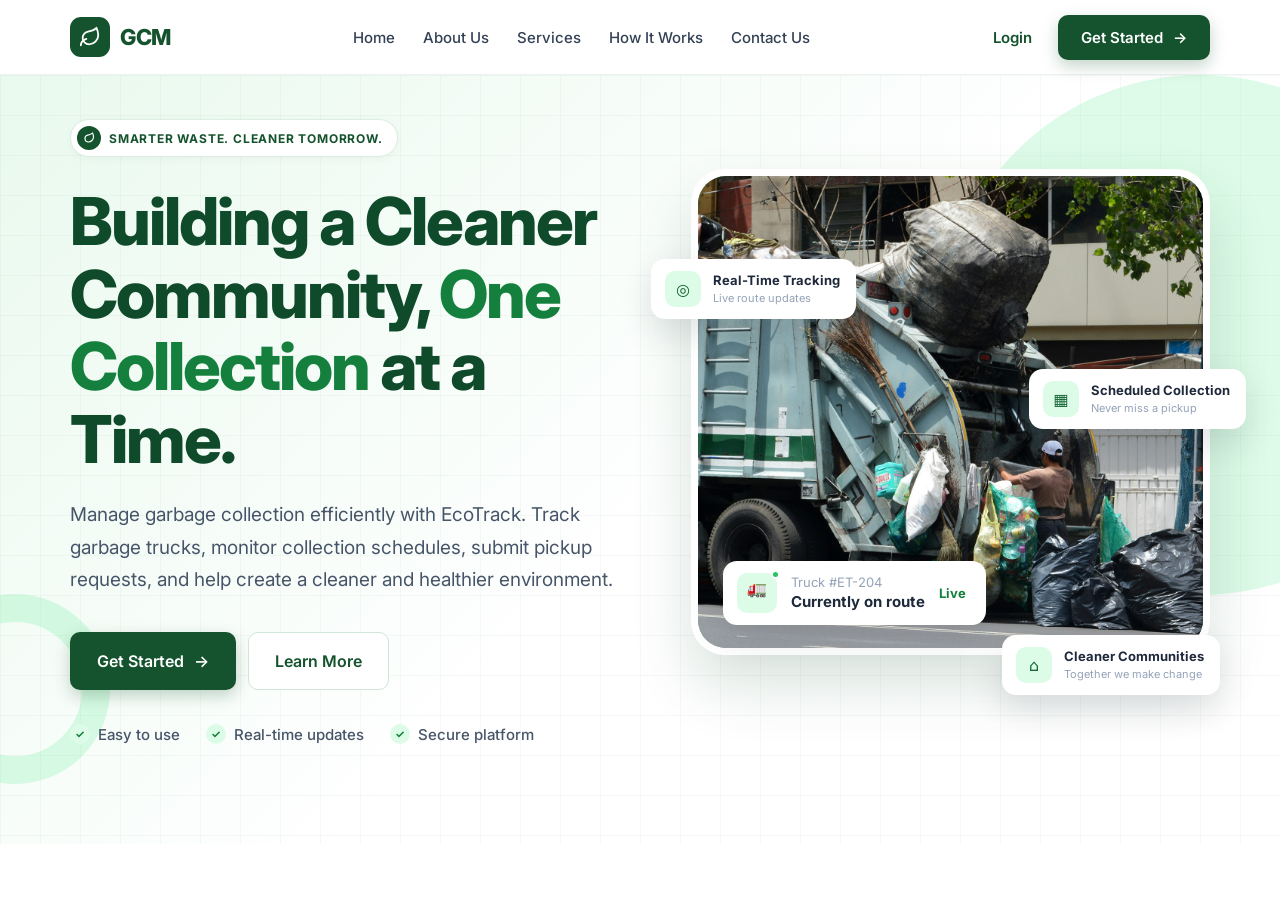
<file: design/index.html>
<!DOCTYPE html>
<html lang="en">
<head>
  <meta charset="UTF-8">
  <meta name="viewport" content="width=device-width, initial-scale=1">
  <title>GCM – Building a Cleaner Community</title>
  <link rel="preconnect" href="https://fonts.googleapis.com">
  <link href="https://fonts.googleapis.com/css2?family=Inter:wght@400;500;600;700;800&display=swap" rel="stylesheet">
  <link rel="stylesheet" href="style.css">
</head>
<body>

  <header class="navbar">
    <div class="container nav-inner">
      <a href="#home" class="brand">
        <span class="brand-icon">
          <svg viewBox="0 0 24 24" width="22" height="22" fill="none" stroke="currentColor" stroke-width="2" stroke-linecap="round" stroke-linejoin="round"><path d="M11 20A7 7 0 0 1 9.8 6.1C15.5 5 17 4.5 19 2c1 2 2 4.2 2 8 0 5.5-4.8 10-10 10Z"/><path d="M2 21c0-3 1.9-5.5 6-7"/></svg>
        </span>
        <span class="brand-name">GCM</span>
      </a>

      <nav class="nav-links">
        <a href="#home">Home</a>
        <a href="#about">About Us</a>
        <a href="#services">Services</a>
        <a href="#how-it-works">How It Works</a>
        <a href="#contact">Contact Us</a>
      </nav>

      <div class="nav-actions">
        <a href="login.html" class="login-link">Login</a>
        <a href="#" class="btn btn-primary">Get Started <span class="arrow">→</span></a>
      </div>
    </div>
  </header>

  <main>
    <section id="home" class="hero">
      <div class="hero-circle hero-circle-right"></div>
      <div class="hero-circle hero-circle-left"></div>

      <div class="container hero-grid">
        <div class="hero-copy">
          <span class="pill">
            <span class="pill-icon">
              <svg viewBox="0 0 24 24" width="12" height="12" fill="none" stroke="currentColor" stroke-width="2.4" stroke-linecap="round" stroke-linejoin="round"><path d="M11 20A7 7 0 0 1 9.8 6.1C15.5 5 17 4.5 19 2c1 2 2 4.2 2 8 0 5.5-4.8 10-10 10Z"/></svg>
            </span>
            Smarter Waste. Cleaner Tomorrow.
          </span>

          <h1>Building a Cleaner Community, <span class="accent">One Collection</span> at a Time.</h1>

          <p class="lead">
            Manage garbage collection efficiently with EcoTrack. Track garbage trucks,
            monitor collection schedules, submit pickup requests, and help create a
            cleaner and healthier environment.
          </p>

          <div class="cta-row">
            <a href="#" class="btn btn-primary btn-lg">Get Started <span class="arrow">→</span></a>
            <a href="#about" class="btn btn-outline btn-lg">Learn More</a>
          </div>

          <ul class="checks">
            <li><span class="check">✓</span> Easy to use</li>
            <li><span class="check">✓</span> Real-time updates</li>
            <li><span class="check">✓</span> Secure platform</li>
          </ul>
        </div>

        <div class="hero-visual">
          <div class="photo-frame">
            <img src="images/ui.jpg"
                 onerror="this.onerror=null;this.src='https://images.unsplash.com/photo-1608476524605-2ad765c3bd78?auto=format&fit=crop&w=1200&q=80';"
                 alt="Garbage truck on collection route">
          </div>

          <div class="float-card fc-tracking">
            <span class="fc-icon">◎</span>
            <div><strong>Real-Time Tracking</strong><small>Live route updates</small></div>
          </div>

          <div class="float-card fc-schedule">
            <span class="fc-icon">▦</span>
            <div><strong>Scheduled Collection</strong><small>Never miss a pickup</small></div>
          </div>

          <div class="float-card fc-communities">
            <span class="fc-icon">⌂</span>
            <div><strong>Cleaner Communities</strong><small>Together we make change</small></div>
          </div>

          <div class="truck-status">
            <span class="fc-icon truck-icon">
              🚛<i class="live-dot"></i>
            </span>
            <div class="ts-text"><small>Truck #ET-204</small><strong>Currently on route</strong></div>
            <span class="ts-live">Live</span>
          </div>
        </div>
      </div>
    </section>
  </main>

</body>
</html>
</file>
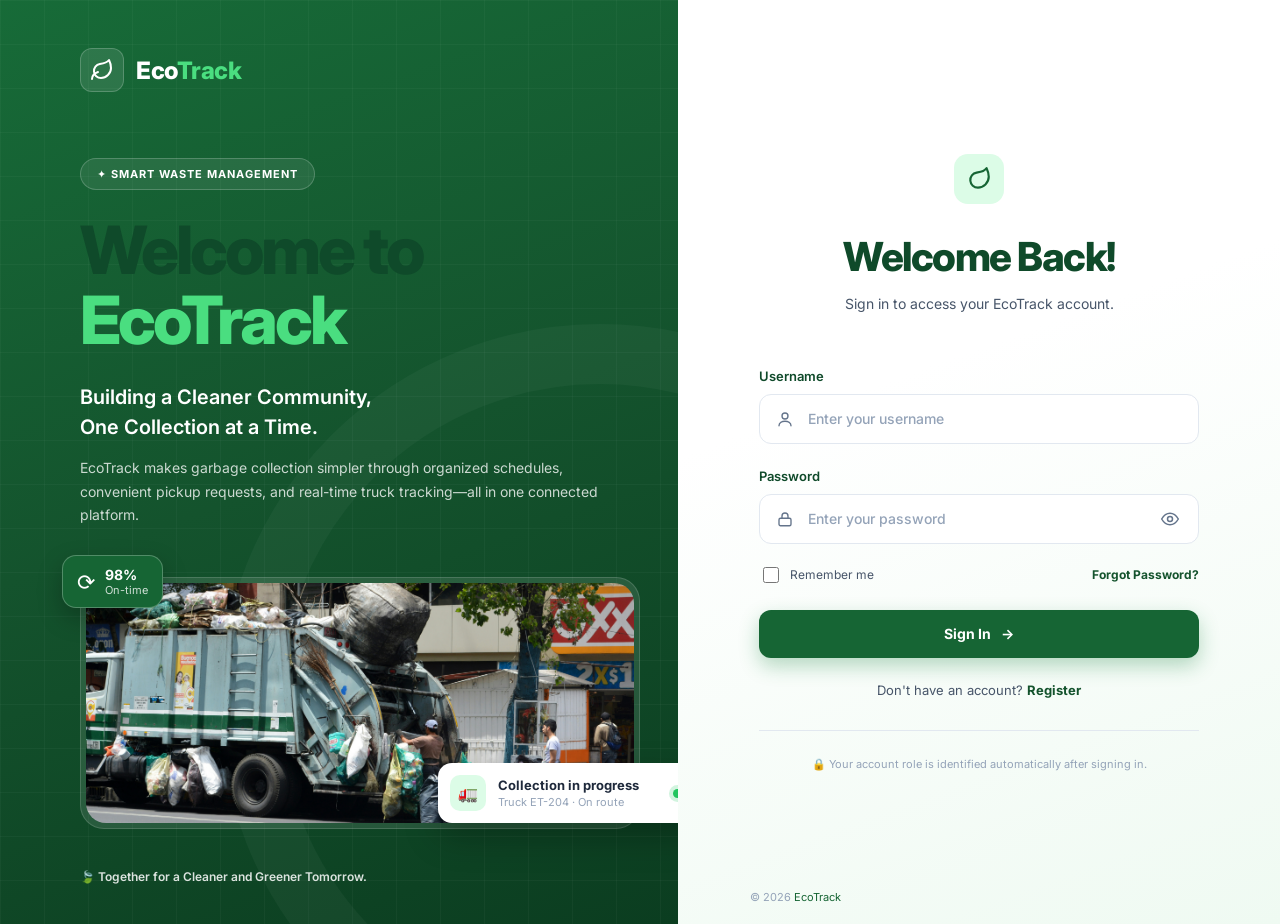
<file: design/login.html>
<!DOCTYPE html>
<html lang="en">
<head>
  <meta charset="UTF-8">
  <meta name="viewport" content="width=device-width, initial-scale=1">
  <title>EcoTrack – Login</title>
  <link rel="preconnect" href="https://fonts.googleapis.com">
  <link href="https://fonts.googleapis.com/css2?family=Inter:wght@400;500;600;700;800&display=swap" rel="stylesheet">
  <link rel="stylesheet" href="style.css">
</head>
<body>
  <div class="split">

    <!-- ========== Left: brand panel ========== -->
    <aside class="brand-panel">
      <div class="brand-top">
        <span class="logo-box">
          <svg viewBox="0 0 24 24" width="24" height="24" fill="none" stroke="currentColor" stroke-width="2" stroke-linecap="round" stroke-linejoin="round"><path d="M11 20A7 7 0 0 1 9.8 6.1C15.5 5 17 4.5 19 2c1 2 2 4.2 2 8 0 5.5-4.8 10-10 10Z"/><path d="M2 21c0-3 1.9-5.5 6-7"/></svg>
        </span>
        <span class="logo-text">Eco<span>Track</span></span>
      </div>

      <div class="brand-body">
        <span class="tag">✦ Smart Waste Management</span>

        <h1>Welcome to <span>EcoTrack</span></h1>
        <h2>Building a Cleaner Community,<br>One Collection at a Time.</h2>
        <p>
          EcoTrack makes garbage collection simpler through organized schedules,
          convenient pickup requests, and real-time truck tracking—all in one
          connected platform.
        </p>

        <div class="showcase">
          <div class="stat-badge">
            <span class="stat-icon">⟳</span>
            <div><strong>98%</strong><small>On-time</small></div>
          </div>

          <div class="showcase-photo">
            <img src="images/ui.jpg" alt="Garbage collection truck">
          </div>

          <div class="progress-card">
            <span class="pc-icon">🚛</span>
            <div>
              <strong>Collection in progress</strong>
              <small>Truck ET-204 · On route</small>
            </div>
            <i class="pc-dot"></i>
          </div>
        </div>
      </div>

      <p class="brand-footer">🍃 Together for a Cleaner and Greener Tomorrow.</p>
    </aside>

    <!-- ========== Right: form panel ========== -->
    <main class="form-panel">
      <div class="form-wrap">
        <span class="form-icon">
          <svg viewBox="0 0 24 24" width="26" height="26" fill="none" stroke="currentColor" stroke-width="2" stroke-linecap="round" stroke-linejoin="round"><path d="M11 20A7 7 0 0 1 9.8 6.1C15.5 5 17 4.5 19 2c1 2 2 4.2 2 8 0 5.5-4.8 10-10 10Z"/></svg>
        </span>

        <h3>Welcome Back!</h3>
        <p class="subtitle">Sign in to access your EcoTrack account.</p>

        <form id="loginForm" novalidate>
          <label for="username">Username</label>
          <div class="field">
            <svg class="f-icon" viewBox="0 0 24 24" width="18" height="18" fill="none" stroke="currentColor" stroke-width="1.8" stroke-linecap="round" stroke-linejoin="round"><circle cx="12" cy="8" r="4"/><path d="M4 21c0-4 4-6 8-6s8 2 8 6"/></svg>
            <input id="username" name="username" type="text" placeholder="Enter your username" autocomplete="username" required>
          </div>

          <label for="password">Password</label>
          <div class="field">
            <svg class="f-icon" viewBox="0 0 24 24" width="18" height="18" fill="none" stroke="currentColor" stroke-width="1.8" stroke-linecap="round" stroke-linejoin="round"><rect x="4" y="11" width="16" height="10" rx="2"/><path d="M8 11V8a4 4 0 0 1 8 0v3"/></svg>
            <input id="password" name="password" type="password" placeholder="Enter your password" autocomplete="current-password" required>
            <button type="button" class="toggle" id="togglePw" aria-label="Show password">
              <svg viewBox="0 0 24 24" width="20" height="20" fill="none" stroke="currentColor" stroke-width="1.8" stroke-linecap="round" stroke-linejoin="round"><path d="M2 12s4-7 10-7 10 7 10 7-4 7-10 7S2 12 2 12Z"/><circle cx="12" cy="12" r="3"/></svg>
            </button>
          </div>

          <div class="row">
            <label class="remember"><input type="checkbox" name="remember"> Remember me</label>
            <a href="#" class="forgot">Forgot Password?</a>
          </div>

          <button type="submit" class="btn-signin">Sign In <span>→</span></button>
        </form>

        <p class="register">Don't have an account? <a href="#">Register</a></p>

        <div class="divider"></div>
        <p class="role-note">🔒 Your account role is identified automatically after signing in.</p>
      </div>

      <footer class="copyright">© 2026 <span>EcoTrack</span></footer>
    </main>

  </div>

  <script>
    // show / hide password
    const pw = document.getElementById('password');
    document.getElementById('togglePw').addEventListener('click', () => {
      pw.type = pw.type === 'password' ? 'text' : 'password';
    });

    // placeholder submit handler – replace with your real auth call
    document.getElementById('loginForm').addEventListener('submit', (e) => {
      e.preventDefault();
      const u = document.getElementById('username').value.trim();
      const p = pw.value;
      if (!u || !p) return alert('Please enter your username and password.');
      // fetch('/api/login', { method: 'POST', body: JSON.stringify({ u, p }) })
      console.log('Submit', u);
    });
  </script>
</body>
</html>
</file>
<file: design/style.css>
:root {
  --green-900: #0f4a2a;
  --green-800: #14532d;
  --green-700: #166534;
  --green-600: #15803d;
  --green-500: #22c55e;
  --green-100: #dcfce7;
  --green-50:  #f0fdf4;
  --text:      #475569;
  --muted:     #94a3b8;
  --border:    #e2e8f0;
  --radius:    14px;
}

*, *::before, *::after { box-sizing: border-box; }

html { scroll-behavior: smooth; }

body {
  margin: 0;
  font-family: "Inter", system-ui, -apple-system, "Segoe UI", sans-serif;
  color: var(--text);
  background: #fff;
  -webkit-font-smoothing: antialiased;
}

a { text-decoration: none; color: inherit; }
ul { list-style: none; margin: 0; padding: 0; }

.container {
  width: 100%;
  max-width: 1180px;
  margin: 0 auto;
  padding: 0 20px;
}

/* ---------- Navbar ---------- */
.navbar {
  position: sticky;
  top: 0;
  z-index: 50;
  background: rgba(255, 255, 255, 0.92);
  backdrop-filter: blur(8px);
  border-bottom: 1px solid #eef2f0;
}

.nav-inner {
  display: flex;
  align-items: center;
  justify-content: space-between;
  height: 74px;
}

.brand { display: flex; align-items: center; gap: 10px; }

.brand-icon {
  width: 40px; height: 40px;
  display: grid; place-items: center;
  background: var(--green-800);
  color: #fff;
  border-radius: 11px;
}

.brand-name {
  font-size: 22px;
  font-weight: 800;
  letter-spacing: -0.5px;
  color: var(--green-800);
}

.nav-links { display: flex; gap: 28px; }
.nav-links a {
  font-size: 15px;
  font-weight: 500;
  color: #334155;
  transition: color .2s;
}
.nav-links a:hover { color: var(--green-600); }

.nav-actions { display: flex; align-items: center; gap: 26px; }
.login-link { font-weight: 600; color: var(--green-800); font-size: 15px; }

/* ---------- Buttons ---------- */
.btn {
  display: inline-flex;
  align-items: center;
  gap: 10px;
  padding: 12px 22px;
  border-radius: 10px;
  font-weight: 600;
  font-size: 15px;
  border: 1px solid transparent;
  transition: transform .15s, box-shadow .2s, background .2s;
  cursor: pointer;
}
.btn:hover { transform: translateY(-1px); }

.btn-primary {
  background: var(--green-800);
  color: #fff;
  box-shadow: 0 6px 16px rgba(20, 83, 45, .25);
}
.btn-primary:hover { background: var(--green-900); }

.btn-outline {
  background: #fff;
  color: var(--green-800);
  border-color: #cfe6d8;
}
.btn-outline:hover { background: var(--green-50); }

.btn-lg { padding: 18px 26px; font-size: 16px; }

/* ---------- Hero ---------- */
.hero {
  position: relative;
  overflow: hidden;
  padding: 44px 0 100px;
  background:
    linear-gradient(to right, rgba(20,83,45,.035) 1px, transparent 1px) 0 0 / 40px 40px,
    linear-gradient(to bottom, rgba(20,83,45,.035) 1px, transparent 1px) 0 0 / 40px 40px,
    linear-gradient(135deg, #e9f9ee 0%, #ffffff 55%);
}

.hero-circle { position: absolute; border-radius: 50%; pointer-events: none; }
.hero-circle-right {
  width: 520px; height: 520px;
  right: -180px; top: 0;
  background: rgba(134, 239, 172, .28);
}
.hero-circle-left {
  width: 190px; height: 190px;
  left: -80px; bottom: 60px;
  border: 28px solid rgba(134, 239, 172, .3);
}

.hero-grid {
  position: relative;
  display: grid;
  grid-template-columns: 1.1fr 1fr;
  gap: 50px;
  align-items: center;
}

.pill {
  display: inline-flex;
  align-items: center;
  gap: 8px;
  padding: 6px 14px 6px 6px;
  background: #fff;
  border: 1px solid #dbeee2;
  border-radius: 999px;
  font-size: 12px;
  font-weight: 700;
  letter-spacing: .8px;
  text-transform: uppercase;
  color: var(--green-800);
  box-shadow: 0 2px 8px rgba(0,0,0,.04);
}
.pill-icon {
  width: 24px; height: 24px;
  display: grid; place-items: center;
  background: var(--green-800);
  color: #fff;
  border-radius: 50%;
}

h1 {
  margin: 28px 0 24px;
  font-size: clamp(40px, 5.4vw, 66px);
  line-height: 1.1;
  font-weight: 800;
  letter-spacing: -2px;
  color: var(--green-900);
}
h1 .accent { color: var(--green-600); }

.lead {
  max-width: 590px;
  margin: 0 0 36px;
  font-size: 19px;
  line-height: 1.7;
  color: var(--text);
}

.cta-row { display: flex; gap: 12px; flex-wrap: wrap; }

.checks {
  display: flex;
  gap: 26px;
  margin-top: 34px;
  flex-wrap: wrap;
  font-size: 15px;
  font-weight: 500;
}
.checks li { display: flex; align-items: center; gap: 8px; }
.check {
  width: 20px; height: 20px;
  display: grid; place-items: center;
  background: var(--green-100);
  color: var(--green-600);
  border-radius: 50%;
  font-size: 11px;
  font-weight: 700;
}

/* ---------- Hero visual ---------- */
.hero-visual { position: relative; padding: 0 0 40px; }

.photo-frame {
  position: relative;
  padding: 7px;
  background: #fff;
  border-radius: 34px;
  box-shadow: 0 30px 60px rgba(20, 83, 45, .16);
}
.photo-frame img {
  display: block;
  width: 100%;
  aspect-ratio: 1.07 / 1;
  object-fit: cover;
  object-position: 55% center;
  border-radius: 28px;
  background: linear-gradient(135deg, #86efac, #166534); /* fallback if image missing */
}

.float-card,
.truck-status {
  position: absolute;
  display: flex;
  align-items: center;
  gap: 12px;
  background: #fff;
  border-radius: 14px;
  box-shadow: 0 14px 34px rgba(15, 23, 42, .12);
}

.float-card { padding: 12px 16px 12px 14px; white-space: nowrap; }
.float-card strong { display: block; font-size: 13px; color: #1e293b; }
.float-card small  { display: block; margin-top: 3px; font-size: 11px; color: var(--muted); }

.fc-icon {
  position: relative;
  width: 36px; height: 36px;
  display: grid; place-items: center;
  background: var(--green-100);
  color: var(--green-700);
  border-radius: 10px;
  font-size: 16px;
}

.fc-tracking    { left: -40px;  top: 90px; }
.fc-schedule    { right: -36px; top: 200px; }
.fc-communities { right: -10px; bottom: 0; }

.truck-status {
  left: 32px;
  bottom: 70px;
  padding: 12px 20px 12px 14px;
  gap: 14px;
  min-width: 260px;
}
.truck-icon { width: 40px; height: 40px; }
.live-dot {
  position: absolute;
  top: -3px; right: -3px;
  width: 9px; height: 9px;
  background: var(--green-500);
  border: 2px solid #fff;
  border-radius: 50%;
}
.ts-text small  { display: block; font-size: 13px; color: var(--muted); }
.ts-text strong { display: block; margin-top: 2px; font-size: 15px; color: #1e293b; }
.ts-live { margin-left: auto; font-size: 13px; font-weight: 700; color: var(--green-600); }

/* ---------- Responsive ---------- */
@media (max-width: 980px) {
  .nav-links { display: none; }
  .hero-grid { grid-template-columns: 1fr; }
  .hero-visual { max-width: 560px; margin: 20px auto 0; }
  .fc-tracking { left: -10px; }
  .fc-schedule { right: -10px; }
}

@media (max-width: 560px) {
  .nav-actions { gap: 14px; }
  .login-link { display: none; }
  .float-card { transform: scale(.85); }
  .truck-status { left: 12px; min-width: 0; }
}
/* login DESIGN__________________________________________________________________________________________________ */

:root {
  --green-950: #0b3d20;
  --green-900: #0f4a2a;
  --green-800: #14532d;
  --green-700: #166534;
  --green-600: #15803d;
  --green-400: #4ade80;
  --green-300: #86efac;
  --green-100: #dcfce7;
  --text:   #475569;
  --muted:  #94a3b8;
  --border: #e2e8f0;
}

*, *::before, *::after { box-sizing: border-box; }

html, body { height: 100%; }

body {
  margin: 0;
  font-family: "Inter", system-ui, -apple-system, "Segoe UI", sans-serif;
  color: var(--text);
  -webkit-font-smoothing: antialiased;
}

a { text-decoration: none; }

.split {
  display: grid;
  grid-template-columns: 53% 47%;
  min-height: 100vh;
}

/* =====================================================
   LEFT – brand panel
   ===================================================== */
.brand-panel {
  position: relative;
  overflow: hidden;
  display: flex;
  flex-direction: column;
  padding: 48px 0 40px 184px;
  color: #fff;
  background:
    linear-gradient(to right, rgba(255,255,255,.03) 1px, transparent 1px) 0 0 / 44px 44px,
    linear-gradient(to bottom, rgba(255,255,255,.03) 1px, transparent 1px) 0 0 / 44px 44px,
    linear-gradient(160deg, #176b38 0%, #14532d 50%, #0b3d20 100%);
}

/* soft decorative ring */
.brand-panel::before {
  content: "";
  position: absolute;
  left: 220px; bottom: -160px;
  width: 760px; height: 760px;
  border-radius: 50%;
  border: 60px solid rgba(255,255,255,.035);
  pointer-events: none;
}

.brand-top { display: flex; align-items: center; gap: 12px; }

.logo-box {
  width: 44px; height: 44px;
  display: grid; place-items: center;
  background: rgba(255,255,255,.1);
  border: 1px solid rgba(255,255,255,.2);
  border-radius: 12px;
}
.logo-text { font-size: 24px; font-weight: 800; letter-spacing: -.5px; }
.logo-text span { color: var(--green-400); }

.brand-body { margin-top: 66px; position: relative; max-width: 590px; }

.tag {
  display: inline-block;
  padding: 8px 16px;
  font-size: 11px;
  font-weight: 700;
  letter-spacing: 1px;
  text-transform: uppercase;
  background: rgba(255,255,255,.08);
  border: 1px solid rgba(255,255,255,.2);
  border-radius: 999px;
}

.brand-body h1 {
  margin: 26px 0 0;
  font-size: clamp(48px, 5.2vw, 72px);
  line-height: 1.05;
  font-weight: 800;
  letter-spacing: -3px;
}
.brand-body h1 span { color: var(--green-400); display: block; }

.brand-body h2 {
  margin: 26px 0 14px;
  font-size: 20px;
  line-height: 1.5;
  font-weight: 600;
}

.brand-body p {
  margin: 0;
  max-width: 540px;
  font-size: 14px;
  line-height: 1.7;
  color: rgba(255,255,255,.78);
}

/* showcase photo */
.showcase { position: relative; margin-top: 50px; }

.showcase-photo {
  padding: 5px;
  background: rgba(255,255,255,.1);
  border: 1px solid rgba(255,255,255,.15);
  border-radius: 24px;
  max-width: 560px;
}
.showcase-photo img {
  display: block;
  width: 100%;
  height: 240px;
  object-fit: cover;
  border-radius: 20px;
  background: linear-gradient(135deg, #2f855a, #0b3d20); /* fallback */
}

.stat-badge {
  position: absolute;
  left: -18px; top: -22px;
  z-index: 2;
  display: flex; align-items: center; gap: 10px;
  padding: 10px 14px;
  background: var(--green-700);
  border: 1px solid rgba(255,255,255,.25);
  border-radius: 14px;
  box-shadow: 0 10px 24px rgba(0,0,0,.25);
}
.stat-icon { font-size: 22px; }
.stat-badge strong { display: block; font-size: 14px; }
.stat-badge small  { display: block; font-size: 11px; color: rgba(255,255,255,.8); }

.progress-card {
  position: absolute;
  right: -90px; bottom: 6px;
  display: flex; align-items: center; gap: 12px;
  padding: 12px 18px 12px 12px;
  background: #fff;
  border-radius: 14px;
  box-shadow: 0 14px 34px rgba(0,0,0,.25);
  color: #1e293b;
}
.pc-icon {
  width: 36px; height: 36px;
  display: grid; place-items: center;
  background: var(--green-100);
  border-radius: 10px;
}
.progress-card strong { display: block; font-size: 13px; }
.progress-card small  { display: block; margin-top: 2px; font-size: 11px; color: var(--muted); }
.pc-dot {
  width: 9px; height: 9px;
  margin-left: 22px;
  background: #22c55e;
  border-radius: 50%;
  box-shadow: 0 0 0 4px rgba(34,197,94,.2);
}

.brand-footer {
  margin: auto 0 0;
  padding-top: 40px;
  font-size: 12px;
  font-weight: 600;
  color: rgba(255,255,255,.85);
}

/* =====================================================
   RIGHT – form panel
   ===================================================== */
.form-panel {
  position: relative;
  display: flex;
  flex-direction: column;
  justify-content: center;
  align-items: center;
  padding: 40px 24px;
  background: linear-gradient(160deg, #ffffff 40%, #effaf2 100%);
}

.form-wrap { width: 100%; max-width: 440px; text-align: center; }

.form-icon {
  width: 50px; height: 50px;
  margin: 0 auto 28px;
  display: grid; place-items: center;
  background: var(--green-100);
  color: var(--green-700);
  border-radius: 14px;
}

.form-wrap h3 {
  margin: 0 0 14px;
  font-size: 40px;
  font-weight: 800;
  letter-spacing: -1.5px;
  color: var(--green-900);
}
.subtitle { margin: 0 0 56px; font-size: 14px; color: var(--text); }

form { text-align: left; }

form > label {
  display: block;
  margin: 0 0 10px;
  font-size: 13px;
  font-weight: 600;
  color: var(--green-900);
}

.field {
  position: relative;
  display: flex;
  align-items: center;
  height: 50px;
  margin-bottom: 24px;
  background: #fff;
  border: 1px solid var(--border);
  border-radius: 12px;
  transition: border-color .2s, box-shadow .2s;
}
.field:focus-within {
  border-color: var(--green-600);
  box-shadow: 0 0 0 4px rgba(21,128,61,.12);
}
.f-icon { position: absolute; left: 16px; color: #64748b; }

.field input {
  width: 100%;
  height: 100%;
  padding: 0 48px 0 48px;
  font: inherit;
  font-size: 14px;
  font-weight: 500;
  color: #1e293b;
  background: transparent;
  border: 0;
  outline: 0;
}
.field input::placeholder { color: var(--muted); font-weight: 500; }

.toggle {
  position: absolute;
  right: 14px;
  display: grid; place-items: center;
  padding: 4px;
  color: #64748b;
  background: none;
  border: 0;
  cursor: pointer;
}
.toggle:hover { color: var(--green-700); }

.row {
  display: flex;
  justify-content: space-between;
  align-items: center;
  margin: -4px 0 24px;
  font-size: 12px;
}
.remember { display: flex; align-items: center; gap: 8px; color: var(--text); cursor: pointer; }
.remember input {
  width: 16px; height: 16px;
  accent-color: var(--green-700);
}
.forgot { font-weight: 700; color: var(--green-800); }
.forgot:hover { text-decoration: underline; }

.btn-signin {
  display: flex;
  align-items: center;
  justify-content: center;
  gap: 10px;
  width: 100%;
  height: 48px;
  font: inherit;
  font-size: 14px;
  font-weight: 700;
  color: #fff;
  background: var(--green-700);
  border: 0;
  border-radius: 12px;
  box-shadow: 0 8px 20px rgba(21,128,61,.3);
  cursor: pointer;
  transition: background .2s, transform .15s;
}
.btn-signin:hover { background: var(--green-800); transform: translateY(-1px); }

.register { margin: 24px 0 0; font-size: 13px; color: var(--text); }
.register a { font-weight: 700; color: var(--green-800); }
.register a:hover { text-decoration: underline; }

.divider { height: 1px; margin: 32px 0 26px; background: var(--border); }

.role-note { margin: 0; font-size: 11px; color: var(--muted); }

.copyright {
  position: absolute;
  left: 72px; bottom: 20px;
  font-size: 11px;
  color: var(--muted);
}
.copyright span { color: var(--green-700); }

/* =====================================================
   Responsive
   ===================================================== */
@media (max-width: 1280px) {
  .brand-panel { padding-left: 80px; }
  .progress-card { right: -30px; }
}

@media (max-width: 960px) {
  .split { grid-template-columns: 1fr; }
  .brand-panel { display: none; }          /* show only the form on tablets / phones */
  .copyright { position: static; margin-top: 32px; }
}
</file>
